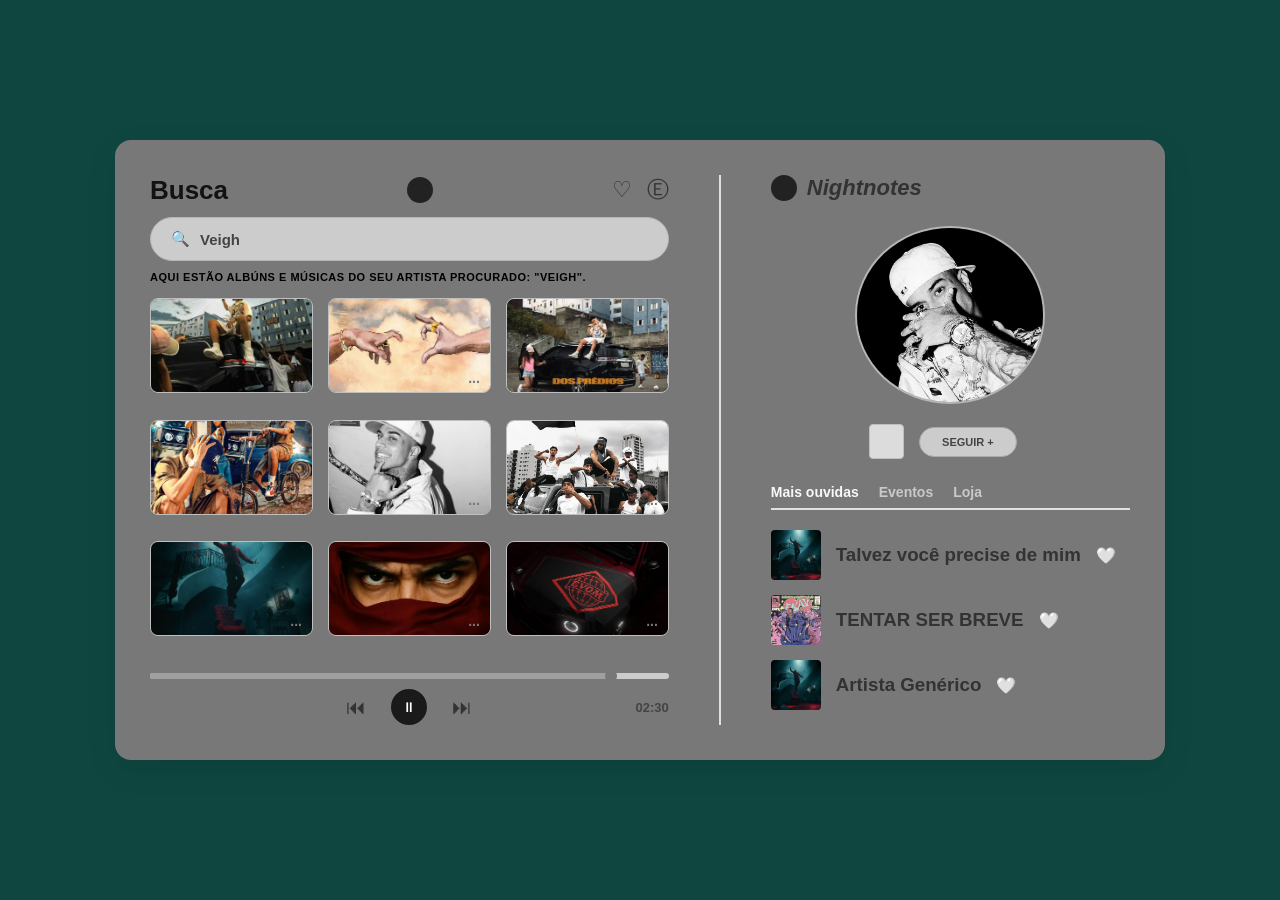
<file: NIGHTNOTES-PESQUISA/SITE PESQUISA NIGHTNOTES.HTML>
<!DOCTYPE html>
<html lang="pt-br">
<head>
    <meta charset="UTF-8">
    <meta name="viewport" content="width=device-width, initial-scale=1.0">
    <title>Página de Pesquisa NightNotes</title>
<link rel="stylesheet" href="CSS/STYLE Pesquisa night.CSS">
<link rel="stylesheet" href="https://cdnjs.cloudflare.com/ajax/libs/font-awesome/6.4.0/css/all.min.css">
</head>
<body>

<div class="janela-aplicativo">
        
        <div class="painel-esquerdo">
            
            <div class="topo-busca">
                <div class="titulo-busca">Busca</div>
                    <div class="icone-perfil-cinza">
                       
                    
                    
                </div>
                <div class="icones-direita-topo">
                    <span>♡</span>
                    <span>Ⓔ</span>
                </div>
            </div>

            <div class="barra-pesquisa">
                <span>🔍</span> Veigh
            </div>

            <div class="texto-aviso">
                AQUI ESTÃO ALBÚNS E MÚSICAS DO SEU ARTISTA PROCURADO: "VEIGH".
            </div>

            <div class="grade-albuns">
                <div class="card-album"> <img src="IMG/capa1.jpg" alt=""></div>
                <div class="card-album"><img src="IMG/capa2.jpg" alt=""></div>
                <div class="card-album"><img src="IMG/capa3.jpg" alt=""></div>
                <div class="card-album"><img src="IMG/capa4.jpg" alt=""></div>
                <div class="card-album"><img src="IMG/capa5.jpg" alt=""></div>
                <div class="card-album"><img src="IMG/capa6.jpg" alt=""></div>
                <div class="card-album"><img src="IMG/capa7.jpg" alt=""></div>
                <div class="card-album"><img src="IMG/capa8.jpg" alt=""></div>
                <div class="card-album"><img src="IMG/capa9.jpg" alt=""></div>
            </div>

            <div class="container-player">
                
                
                
                
                <div class="barra-progresso-fundo">
                    <div class="barra-progresso-interna"></div>
                </div>
                <div class="controles-botoes">
                    
                    <span class="botao-comando">⏮</span>
                    <span class="botao-play">⏸</span>
                    <span class="botao-comando">⏭</span>
                    <span class="tempo-musica">02:30</span>
                </div>
            </div>
        
        </div>

        <div class="painel-direito">
            
            <div class="logo-nightnotes">
                <div class="icone-logo"></div>
                Nightnotes
            </div>

            <div class="foto-perfil-artista">
                <img src="IMG/veighperfil.jpg" alt="Foto do Veigh">
            </div>

            <div class="acoes-artista">
                <div class="mini-quadrado"></div>
                <button class="btn-seguir">SEGUIR +</button>
                <div class="mini-circulo"></div>
            </div>

            <div class="abas-navegacao">
                <span class="aba-ativa">Mais ouvidas</span>
                <span>Eventos</span>
                <span>Loja</span>
            </div>

            <!-- Música 1 -->
<div class="musicas-veigh">
    <img src="IMG/talvez-voce-precise.jfif.jfif" alt="Capa - Talvez você precise de mim" class="imagem-pequena">
    
    <div class="info-texto">
        <h3>Talvez você precise de mim</h3>
    </div>
    <span class="icone-coracao">🤍</span>
</div>

<!-- Música 2 -->
<div class="musicas-veigh">
    <img src="IMG/tentar-ser-breve.jfif.jfif" alt="Capa - TENTAR SER BREVE" class="imagem-pequena">
    
    <div class="info-texto">
        <h3>TENTAR SER BREVE</h3>
    </div>
    <span class="icone-coracao">🤍</span>
</div>
               
<!-- Música 3 -->
<div class="musicas-veigh">
    <img src="IMG/artista-generico.jfif.jfif" alt="Capa - Artista Genérico" class="imagem-pequena">
    
    <div class="info-texto">
        <h3>Artista Genérico</h3>
    </div>
    <span class="icone-coracao">🤍</span>
</div>

</body>
</html>












</body>
</html>
</file>
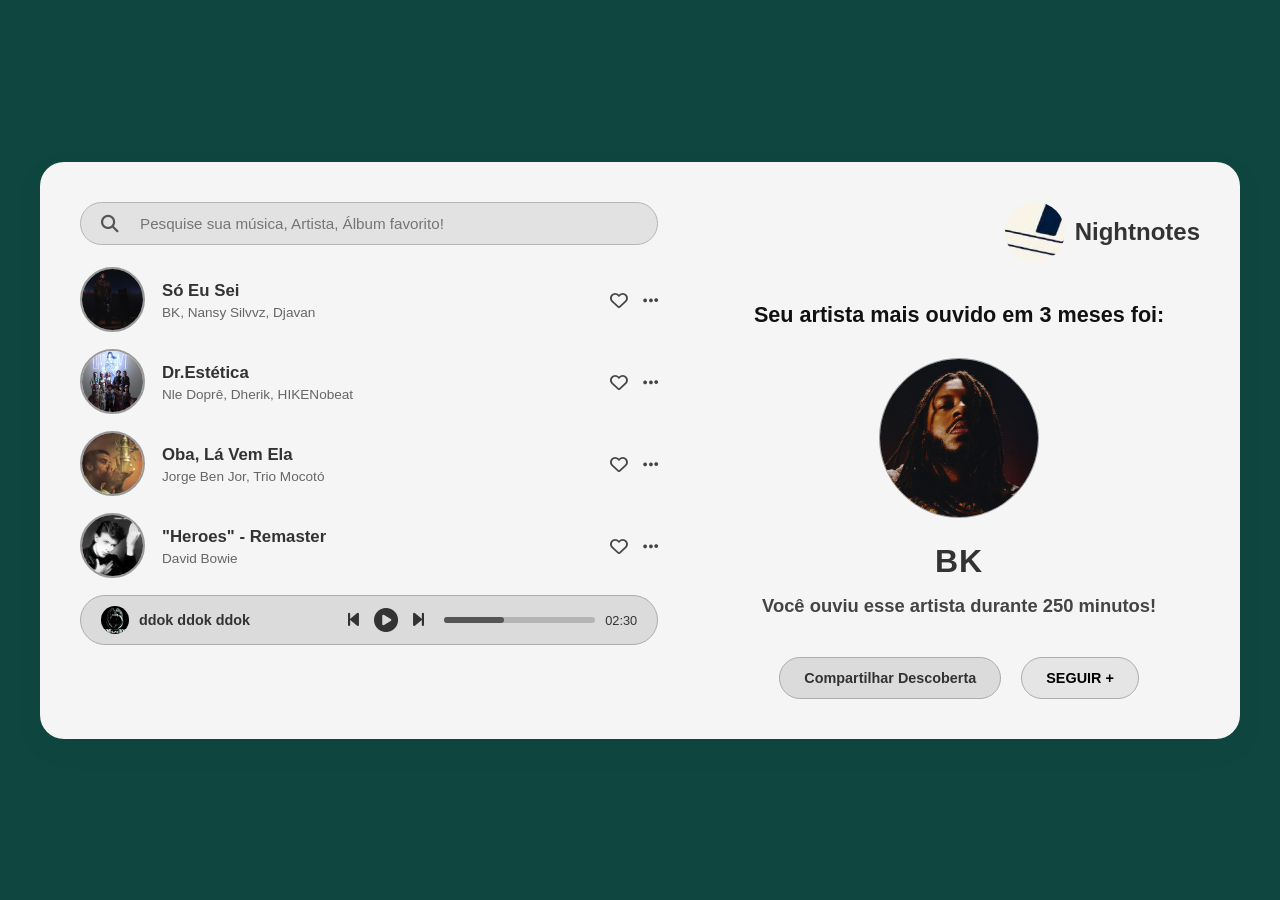
<file: NIGHTNOTES-FAVORITOS/ASSETS/FAVORITOS.HTML>
<!DOCTYPE html>
<html lang="pt-BR">
<head>
    <meta charset="UTF-8">
    <meta name="viewport" content="width=device-width, initial-scale=1.0">
    <title>Nightnotes</title>
    <link rel="stylesheet" href="CSS/stylefavoritos.css">
    <link rel="stylesheet" href="https://cdnjs.cloudflare.com/ajax/libs/font-awesome/6.4.0/css/all.min.css">
</head>
<body>

    <div class="app-container">
        
        <aside class="sidebar">
            <div class="search-bar">
                <i class="fa-solid fa-magnifying-glass"></i>
                <input type="text" placeholder="Pesquise sua música, Artista, Álbum favorito!">
            </div>

             <div class="music-list">
                <div class="music-item">
                    <div class="capas-musicas"> <img src="IMG/musica bk.jfif" alt="Só Eu Sei"></div>
                   
                    <div class="music-info">
                        <h3>Só Eu Sei</h3>
                        <p>BK, Nansy Silvvz, Djavan</p>
                    </div>
                    <div class="music-actions">
                        <i class="fa-regular fa-heart"></i>
                        <i class="fa-solid fa-ellipsis"></i>
                    </div>
                </div>
            
            
            <div class="music-list">
                <div class="music-item">
                    <div class="capas-musicas"> <img src="IMG/Omni dopre.jpg" alt="Dr Estética"></div>
                   
                    <div class="music-info">
                        <h3>Dr.Estética</h3>
                        <p>Nle Doprê, Dherik, HIKENobeat</p>
                    </div>
                    <div class="music-actions">
                        <i class="fa-regular fa-heart"></i>
                        <i class="fa-solid fa-ellipsis"></i>
                    </div>
                </div>

                <div class="music-item">
                    <div class="capas-musicas"><img src="IMG/Jorge ben musica.jfif" alt="Oba, Lá Vem Ela"></div>
                    
                    <div class="music-info">
                        <h3>Oba, Lá Vem Ela</h3>
                        <p>Jorge Ben Jor, Trio Mocotó</p>
                    </div>
                    <div class="music-actions">
                        <i class="fa-regular fa-heart"></i>
                        <i class="fa-solid fa-ellipsis"></i>
                    </div>
                </div>

                <div class="music-item">
                    <div class="capas-musicas"><img src="IMG/DavidBowieHeroes.jpg" alt="Heroes">
                    </div>
                    
                    <div class="music-info">
                        <h3>"Heroes" - Remaster</h3>
                        <p>David Bowie</p>
                    </div>
                    <div class="music-actions">
                        <i class="fa-regular fa-heart"></i>
                        <i class="fa-solid fa-ellipsis"></i>
                    </div>
                </div>
            </div>

            <div class="player-bar">
                <div class="player-info">
                    <div class="foto-da-musica-tocando">
                    <img src="IMG/meu momo pediu ave maria.jfif" alt="ddok ddok ddok"></div>
                    <span>ddok ddok ddok</span>
                </div>
                <div class="player-controls">
                    <div class="playback-buttons">
                        <i class="fa-solid fa-backward-step"></i>
                        <i class="fa-solid fa-circle-play play-btn"></i>
                        <i class="fa-solid fa-forward-step"></i>
                    </div>
                    <div class="progress-container">
                        <div class="progress-bar">
                            <div class="progress-current"></div>
                        </div>
                        <span class="time">02:30</span>
                    </div>
                </div>
            </div>
        </aside>

        <main class="main-content">
            <header class="app-header">
                <div class="logo-placeholder"><img src="IMG/logo nightnotes.jpeg" alt="Logo Nightnotes"></div>
                <h1>Nightnotes</h1>
            </header>

            <section class="featured-artist-section">
                <h2>Seu artista mais ouvido em 3 meses foi:</h2>
                
                <div class="foto-do-artista-mais-ouvido">
                    <img src="IMG/bk ft.jpg" alt="Foto do BKristo">
                    <span>Foto do artista</span>
                </div>

                <h3 class="artist-name">BK</h3>
                <p class="artist-stats">Você ouviu esse artista durante 250 minutos!</p>

                <div class="action-buttons">
                    <button class="btn-secondary">Compartilhar Descoberta</button>
                    <button class="btn-primary">SEGUIR +</button>
                </div>
            </section>
        </main>

    </div>

</body>
</html>
</file>
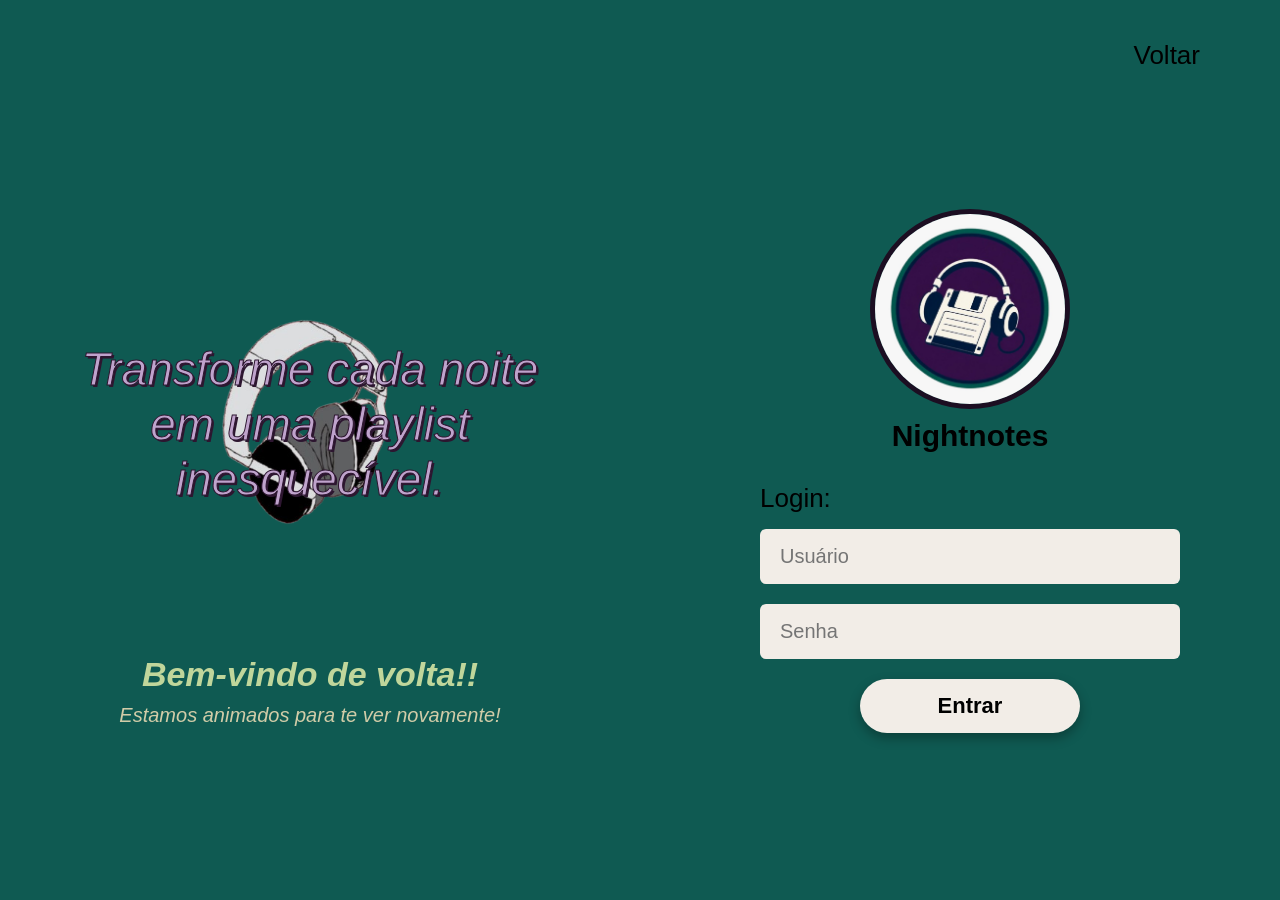
<file: NIGHTNOTES-LOGIN/pagloginester/loginpag.html>
<!DOCTYPE html>
<html lang="pt-br">
<head>
  <meta charset="UTF-8">
  <meta name="viewport" content="width=device-width, initial-scale=1.0">
  <title>Nightnotes</title>
  <link rel="stylesheet" href="stylog.css">
</head>
<body>
  <main class="container">
    <header class="cabecalho">
      <a href="#" class="voltar">Voltar</a>
    </header>

    <div class="conteudo-principal">
      <section class="esquerda">
        <div class="hero">
          <p class="tituloini">
            Transforme cada noite em uma playlist inesquecível.
          </p>
          <img src="img/fone_de_ouvido-removebg-preview.png" alt="Fone de ouvido" class="fone">
        </div>

        <p class="bemvindo">Bem-vindo de volta!!</p>
        <p class="legenda">Estamos animados para te ver novamente!</p>
      </section>

      <section class="direita">
        <div class="logo">
          <img src="img/logo.jpeg" alt="Logo Nightnotes">
          <p class="nomeweb">Nightnotes</p>
        </div>

        <div class="formulario">
          <p class="login">Login:</p>
          <input type="text" placeholder="Usuário" class="campo">
          <input type="password" placeholder="Senha" class="campo">
          <button class="entrar">Entrar</button>
        </div>
      </section>
    </div>
  </main>
</body>
</html>
</file>
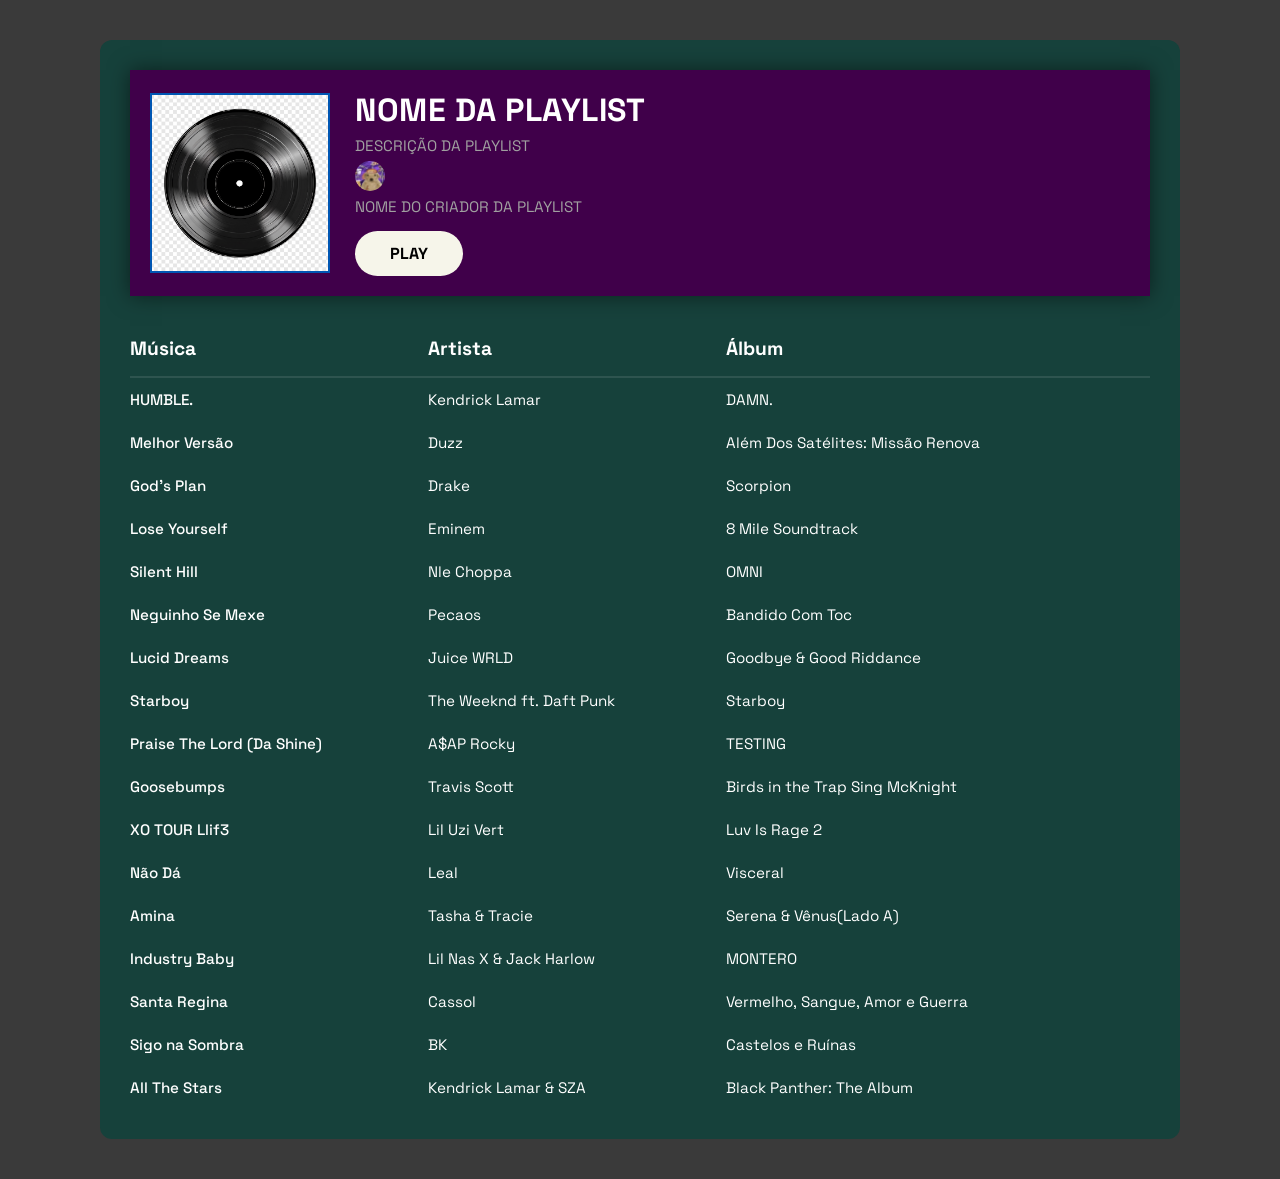
<file: NIGHTNOTES-PLAYLIST/playlist-nightnotes/play.html>
<!DOCTYPE html>
<html lang="pt-BR">
<head>
    <meta charset="UTF-8">
    <meta name="viewport" content="width=device-width, initial-scale=1.0">
    <title>Playlist Wireframe</title>
    <link rel="stylesheet" href="assets/css/song.css">
    <link href="https://fonts.googleapis.com/css2?family=Space+Grotesk:wght@400;500;700&display=swap" rel="stylesheet">
</head>
<body>

    <div class="playlist-container">

        <div class="playlist-header">
            <img src="assets/img/disco.jpg" alt="Foto da Playlist" class="playlist-cover">
            <div class="playlist-info">
                <h2 class="playlist-name">NOME DA PLAYLIST</h2>
                <p class="playlist-desc">DESCRIÇÃO DA PLAYLIST</p>
                <img src="assets/img/wifi.png" alt="Avatar do Criador" class="creator-avatar"> 
                <span class="playlist-creator">NOME DO CRIADOR DA PLAYLIST</p>
                <button class="play-btn">PLAY</button>
            </div>
        </div>

        <div class="playlist-tracks">
            <div class="track-header">
                <span>Música</span>
                <span>Artista</span>
                <span>Álbum</span>
            </div>

            <div class="track-list">
                <div class="track">
                    <span class="track-name">HUMBLE.</span>
                    <span class="track-artist">Kendrick Lamar</span>
                    <span class="track-album">DAMN.</span>
                </div>
                <div class="track">
                    <span class="track-name">Melhor Versão</span>
                    <span class="track-artist">Duzz</span>
                    <span class="track-album">Além Dos Satélites: Missão Renova</span>
                </div>
                <div class="track">
                    <span class="track-name">God's Plan</span>
                    <span class="track-artist">Drake</span>
                    <span class="track-album">Scorpion</span>
                </div>
                <div class="track">
                    <span class="track-name">Lose Yourself</span>
                    <span class="track-artist">Eminem</span>
                    <span class="track-album">8 Mile Soundtrack</span>
                </div>
                <div class="track">
                    <span class="track-name">Silent Hill</span>
                    <span class="track-artist">Nle Choppa</span>
                    <span class="track-album">OMNI</span>
                </div>
                <div class="track">
                    <span class="track-name">Neguinho Se Mexe</span>
                    <span class="track-artist">Pecaos</span>
                    <span class="track-album">Bandido Com Toc</span>
                </div>
                <div class="track">
                    <span class="track-name">Lucid Dreams</span>
                    <span class="track-artist">Juice WRLD</span>
                    <span class="track-album">Goodbye & Good Riddance</span>
                </div>
                <div class="track">
                    <span class="track-name">Starboy</span>
                    <span class="track-artist">The Weeknd ft. Daft Punk</span>
                    <span class="track-album">Starboy</span>
                </div>
                <div class="track">
                    <span class="track-name">Praise The Lord (Da Shine)</span>
                    <span class="track-artist">A$AP Rocky</span>
                    <span class="track-album">TESTING</span>
                </div>
                <div class="track">
                    <span class="track-name">Goosebumps</span>
                    <span class="track-artist">Travis Scott</span>
                    <span class="track-album">Birds in the Trap Sing McKnight</span>
                </div>
                <div class="track">
                    <span class="track-name">XO TOUR Llif3</span>
                    <span class="track-artist">Lil Uzi Vert</span>
                    <span class="track-album">Luv Is Rage 2</span>
                </div>
                <div class="track">
                    <span class="track-name">Não Dá</span>
                    <span class="track-artist">Leal</span>
                    <span class="track-album">Visceral</span>
                </div>
                <div class="track">
                    <span class="track-name">Amina</span>
                    <span class="track-artist">Tasha & Tracie</span>
                    <span class="track-album">Serena & Vênus(Lado A)</span>
                </div>
                <div class="track">
                    <span class="track-name">Industry Baby</span>
                    <span class="track-artist">Lil Nas X & Jack Harlow</span>
                    <span class="track-album">MONTERO</span>
                </div>
                <div class="track">
                    <span class="track-name">Santa Regina</span>
                    <span class="track-artist">Cassol</span>
                    <span class="track-album">Vermelho, Sangue, Amor e Guerra</span>
                </div>
                <div class="track">
                    <span class="track-name">Sigo na Sombra</span>
                    <span class="track-artist">BK</span>
                    <span class="track-album">Castelos e Ruínas</span>
                </div>
                <div class="track">
                    <span class="track-name">All The Stars</span>
                    <span class="track-artist">Kendrick Lamar & SZA</span>
                    <span class="track-album">Black Panther: The Album</span>
                </div>
            </div>
        </div>

    </div>

</body>
</html>
</file>
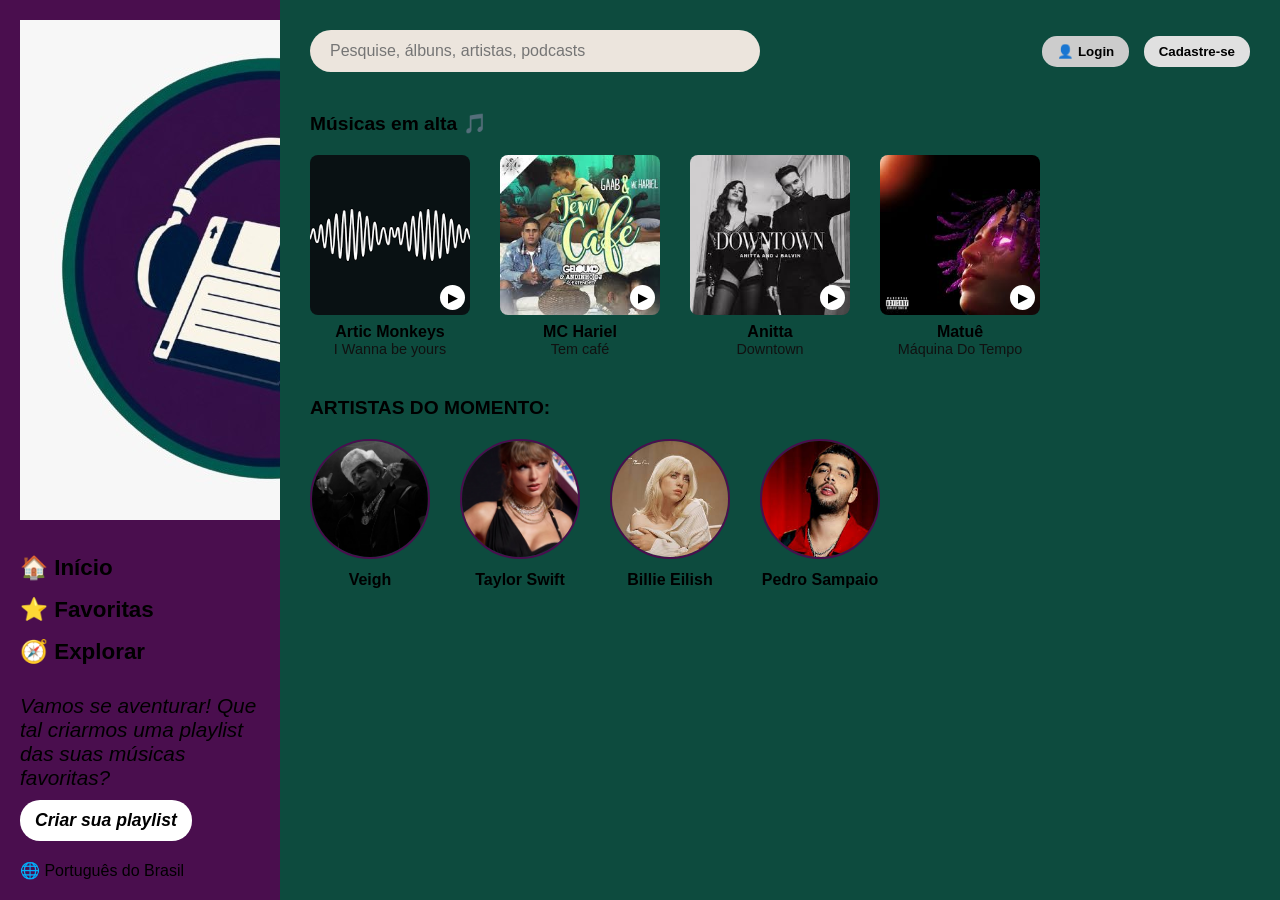
<file: NIGHTNOTES-ÍNICIO/ASSETS/INICIO.HTML>
<!DOCTYPE html>
<html lang="pt-BR">
<head>
    <meta charset="UTF-8">
    <meta name="viewport" content="width=device-width, initial-scale=1.0">
    <title>ÍNICIO nightnotes</title>
    <link rel="stylesheet" href="CSS/INICIO.CSS">
</head>
<body>

    <div class="container-principal">

        <aside class="sidebar">
            <div class="logo-area">
                <img src="IMG/logo nightnotes.jpeg" alt="logo nightnotes">
            </div>

            <nav class="menu">
                <a href="#" class="menu-item">🏠 Início</a>
                <a href="#" class="menu-item">⭐ Favoritas</a>
                <a href="#" class="menu-item">🧭 Explorar</a>
            </nav>

            <div class="frase-playlist-box">
                <p>Vamos se aventurar! Que tal criarmos uma playlist das suas músicas favoritas?</p>
                <button class="botao-playlist">Criar sua playlist</button>
            </div>

            <footer class="sidebar-footer">
                🌐 Português do Brasil
            </footer>
        </aside>

        <main class="conteudo-principal">
            
            <header class="topo-busca">
                <div class="pesquisa-de-conteudos">
                    <input type="text" placeholder="Pesquise, álbuns, artistas, podcasts" class="input-busca">
                </div>
                <div class="botoes-principais">
                    <button class="botao-login">👤 Login</button>
                    <button class="botao-cadastro">Cadastre-se</button>
                </div>
            </header>

            <section class="secao-musicas">
                <h2>Músicas em alta 🎵</h2>
                
                <div class="grid-cards">
                    <div class="card-musica">
                        <div class="capa-artista">
                            <img src="IMG/i wanna be yours.png" alt="Capa i wanna be yours">
                            <span class="play-icon">▶</span>
                        </div>
                        <h3>Artic Monkeys</h3>
                        <p>I Wanna be yours</p>
                    </div>

                
                    <div class="card-musica">
                        <div class="capa-artista">
                            <img src="IMG/tem café.jpg" alt="Capa tem café ">
                            <span class="play-icon">▶</span>
                        </div>
                        <h3> MC Hariel</h3>
                        <p>Tem café</p>
                    </div>  
                
                
                
                    <div class="card-musica">
                        <div class="capa-artista">
                            <img src="IMG/anita downtown.jpg" alt="Capa anitta ">
                            <span class="play-icon">▶</span>
                        </div>
                        <h3>Anitta </h3>
                        <p>Downtown</p>
                    </div>  

                       
                    <div class="card-musica">
                        <div class="capa-artista">
                            <img src="IMG/Maquina do tempo.jpg" alt="Capa matue ">
                            <span class="play-icon">▶</span>
                        </div>
                        <h3> Matuê</h3>
                        <p>Máquina Do Tempo</p>
                    </div>  
                
                </div>


            </section>

            <section class="secao-artistas">
                <h2>ARTISTAS DO MOMENTO:</h2>
                <div class="grid-artistas">
                    <div class="card-artista">
                        <img src="IMG/veigh.jpg" alt="Artista" class="img-redonda">
                        <h3>Veigh</h3>
                    </div>
                    
                <div class="card-artista">
                        <img src="IMG/Taylor Swift.png" alt="Artista" class="img-redonda">
                        <h3>Taylor Swift</h3>
                    </div>
                
                <div class="card-artista">
                        <img src="IMG/Billie Eilish.jpg" alt="Artista" class="img-redonda">
                        <h3>Billie Eilish</h3>
                    </div>
                
                
                <div class="card-artista">
                        <img src="IMG/Pedro Sampaio.jpg" alt="Artista" class="img-redonda">
                        <h3>Pedro Sampaio</h3>
                    </div>
                
                
                
                </div>
            </section>

        </main>

    </div>
</file>
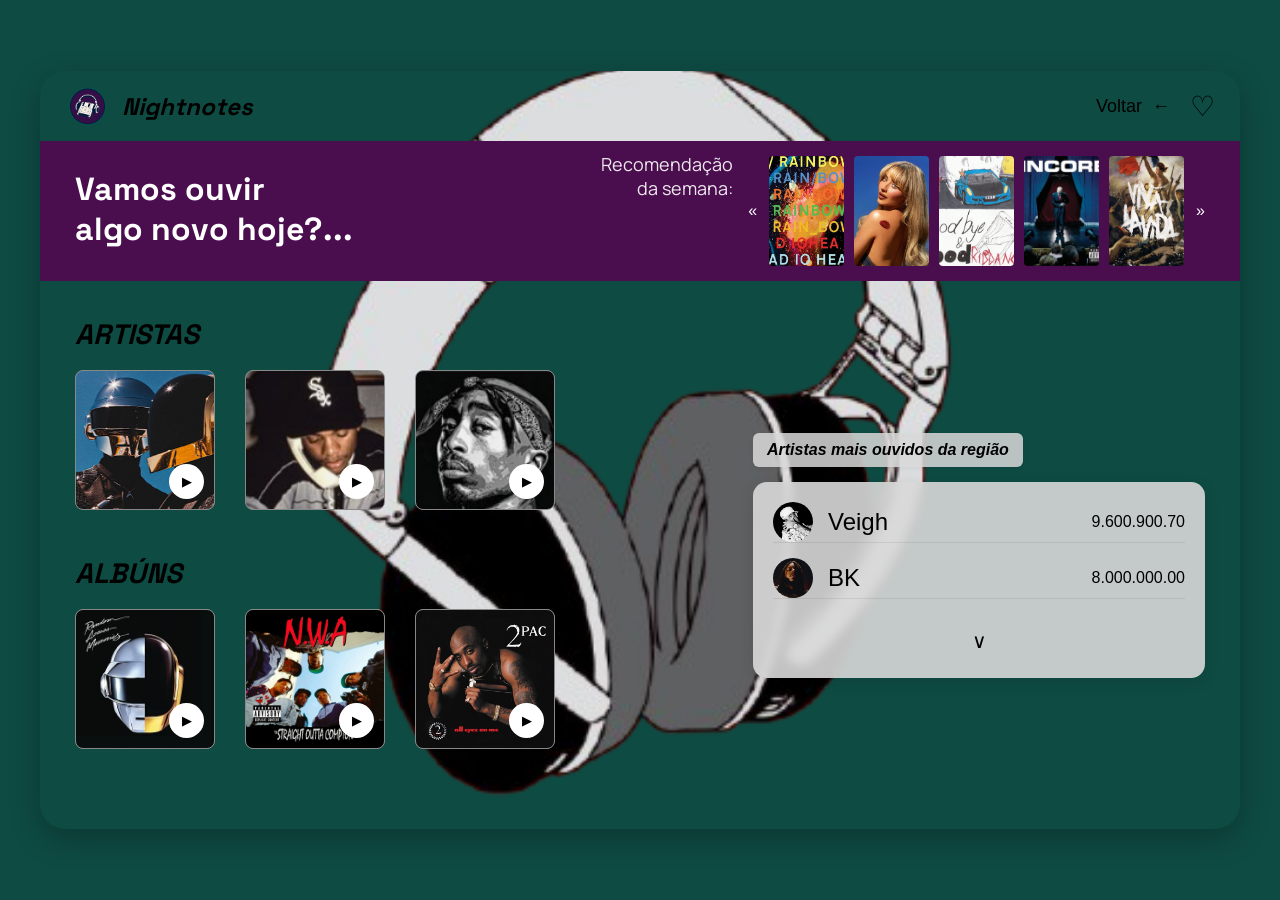
<file: NIGHTNOTES-EXPLORAR/explorar-nightnotes-main/Nightnotes-Explorar/login.html>
<!DOCTYPE html>
<html lang="pt-BR">
<head>
  <meta charset="UTF-8">
  <meta name="viewport" content="width=device-width, initial-scale=1.0">
  <title>Nightnotes</title>

  <link rel="stylesheet" href="assets/estilizar.css">

  <link rel="preconnect" href="https://fonts.googleapis.com">
  <link rel="preconnect" href="https://fonts.gstatic.com" crossorigin>

  <link href="https://fonts.googleapis.com/css2?family=Manrope:wght@300;400;500;700;800&family=Space+Grotesk:wght@400;500;700&display=swap" rel="stylesheet">
  <link rel="stylesheet" href="assets/estilizar.css">

</head>
<body>

  <div class="app-container">

    <!-- TOPO -->
    <header class="topbar">
  <div class="logo">
    <div class="logo-circle"></div>
    <span>Nightnotes</span>
  </div>
  
  <div class="topbar-right">
    <div class="back-button">
      <span>Voltar</span>
      <span class="arrow-left">←</span>
    </div>
    <div class="heart">♡</div>
  </div>
</header>

    <!-- HERO -->
  <section class="recomendacao-semanal">

  <div class="titulo-principal">
    <h1>Vamos ouvir <br> algo novo hoje?...</h1>
  </div>

  <div class="subtitulo-semana">
    <p>Recomendação <br> da semana:</p>
  </div>
  
  <div class="carrossel-recomendacao">
    
    <span class="seta-carrossel">«</span>
    
    <div class="capas-carrossel">
      <div class="capa recomendacao-1"></div>
      <div class="capa recomendacao-2"></div>
      <div class="capa recomendacao-3"></div>
      <div class="capa recomendacao-4"></div>
      <div class="capa recomendacao-5"></div>
    </div>
    
    <span class="seta-carrossel">»</span>
    
  </div> </section>

    <!-- CONTEÚDO -->
    <main class="content">

      <!-- ESQUERDA -->
      <section class="left-side">

        <div class="section">
          <h2>ARTISTAS</h2>

          <div class="cards">

            <div class="card artista-1">
              <button class="play-btn">▶</button>
            </div>

            <div class="card artista-2">
              <button class="play-btn">▶</button>
            </div>

            <div class="card artista-3">
              <button class="play-btn">▶</button>
            </div>

          </div>
        </div>

        <div class="section">
          <h2>ALBÚNS</h2>

          <div class="cards">

            <div class="card album-1">
              <button class="play-btn">▶</button>
            </div>

            <div class="card album-2">
              <button class="play-btn">▶</button>
            </div>

            <div class="card album-3">
              <button class="play-btn">▶</button>
            </div>

          </div>
        </div>

      </section>

      <!-- DIREITA -->
      <aside class="sidebar">

        <div class="sidebar-title">
          Artistas mais ouvidos da região
        </div>

        <div class="ranking">

          <div class="rankartista">
            <div class="artista-info">
              <div class="artista-foto veigh-foto"></div>
              <span>Veigh</span>

            </div>
            <span>9.600.900.70</span>
          </div>

          <div class="rankartista">
            <div class="artista-info">
              <div class="artista-foto bk-foto"></div>
              <span>BK</span>

            </div>
            <span>8.000.000.00</span>
          </div>
          <div class="ranking-chevron">
            <span>∨</span>
          </div>
        </div>

      </aside>

    </main>

  </div>

</body>
</html>
</file>
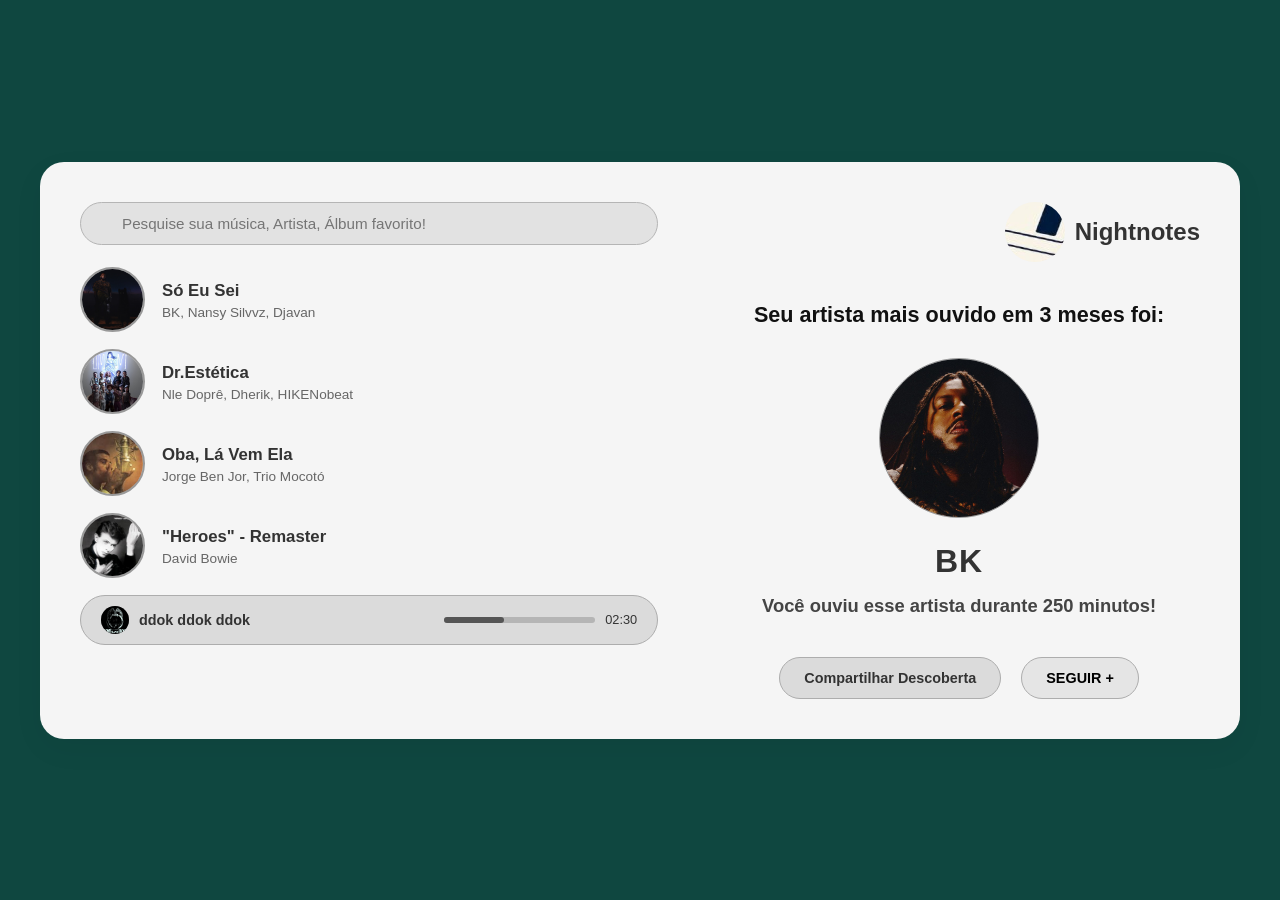
<file: NIGHTNOTES-LASTVER-main/NIGHTNOTES vers/NIGHTNOTES complet/SITE-NIGHTNOTES/FAVORITOS.HTML>
<!DOCTYPE html>
<html lang="pt-BR">
<head>
    <meta charset="UTF-8">
    <meta name="viewport" content="width=device-width, initial-scale=1.0">
    <title>Nightnotes</title>
    <link rel="stylesheet" href="CSS/FAVORITOS.css">
    
</head>
<body>

    <div class="app-container">
        
        <aside class="sidebar">
            <div class="search-bar">
                <i class="fa-solid fa-magnifying-glass"></i>
                <input type="text" placeholder="Pesquise sua música, Artista, Álbum favorito!">
            </div>

             <div class="music-list">
                <div class="music-item">
                    <div class="capas-musicas"> <img src="IMG/musica bk.jfif" alt="Só Eu Sei"></div>
                   
                    <div class="music-info">
                        <h3>Só Eu Sei</h3>
                        <p>BK, Nansy Silvvz, Djavan</p>
                    </div>
                    <div class="music-actions">
                        <i class="fa-regular fa-heart"></i>
                        <i class="fa-solid fa-ellipsis"></i>
                    </div>
                </div>
            
            
            <div class="music-list">
                <div class="music-item">
                    <div class="capas-musicas"> <img src="IMG/Omni dopre.jpg" alt="Dr Estética"></div>
                   
                    <div class="music-info">
                        <h3>Dr.Estética</h3>
                        <p>Nle Doprê, Dherik, HIKENobeat</p>
                    </div>
                    <div class="music-actions">
                        <i class="fa-regular fa-heart"></i>
                        <i class="fa-solid fa-ellipsis"></i>
                    </div>
                </div>

                <div class="music-item">
                    <div class="capas-musicas"><img src="IMG/Jorge ben musica.jfif" alt="Oba, Lá Vem Ela"></div>
                    
                    <div class="music-info">
                        <h3>Oba, Lá Vem Ela</h3>
                        <p>Jorge Ben Jor, Trio Mocotó</p>
                    </div>
                    <div class="music-actions">
                        <i class="fa-regular fa-heart"></i>
                        <i class="fa-solid fa-ellipsis"></i>
                    </div>
                </div>

                <div class="music-item">
                    <div class="capas-musicas"><img src="IMG/DavidBowieHeroes.jpg" alt="Heroes">
                    </div>
                    
                    <div class="music-info">
                        <h3>"Heroes" - Remaster</h3>
                        <p>David Bowie</p>
                    </div>
                    <div class="music-actions">
                        <i class="fa-regular fa-heart"></i>
                        <i class="fa-solid fa-ellipsis"></i>
                    </div>
                </div>
            </div>

            <div class="player-bar">
                <div class="player-info">
                    <div class="foto-da-musica-tocando">
                    <img src="IMG/meu momo pediu ave maria.jfif" alt="ddok ddok ddok"></div>
                    <span>ddok ddok ddok</span>
                </div>
                <div class="player-controls">
                    <div class="playback-buttons">
                        <i class="fa-solid fa-backward-step"></i>
                        <i class="fa-solid fa-circle-play play-btn"></i>
                        <i class="fa-solid fa-forward-step"></i>
                    </div>
                    <div class="progress-container">
                        <div class="progress-bar">
                            <div class="progress-current"></div>
                        </div>
                        <span class="time">02:30</span>
                    </div>
                </div>
            </div>
        </aside>

        <main class="main-content">
            <header class="app-header">
                <div class="logo-placeholder"><img src="IMG/logo nightnotes.jpeg" alt="Logo Nightnotes"></div>
                <h1>Nightnotes</h1>
            </header>

            <section class="featured-artist-section">
                <h2>Seu artista mais ouvido em 3 meses foi:</h2>
                
                <div class="foto-do-artista-mais-ouvido">
                    <img src="IMG/bk ft.jpg" alt="Foto do BKristo">
                    <span>Foto do artista</span>
                </div>

                <h3 class="artist-name">BK</h3>
                <p class="artist-stats">Você ouviu esse artista durante 250 minutos!</p>

                <div class="action-buttons">
                    <button class="btn-secondary">Compartilhar Descoberta</button>
                    <button class="btn-primary">SEGUIR +</button>
                </div>
            </section>
        </main>

    </div>

</body>
</html>
</file>
<file: NIGHTNOTES-PESQUISA/CSS/STYLE Pesquisa night.CSS>
* {
    margin: 0;
    padding: 0;
    box-sizing: border-box;
    font-family: 'Space Grotesk', 'Manrope', sans-serif;
}

body {
    background-color: #0f4740;
    display: flex;
    justify-content: center;
    align-items: center;
    min-height: 100vh;
    padding: 20px;
}

.janela-aplicativo {
    background-color: #797878;
    width: 1050px;
    height: 620px;
    border-radius: 16px;
    display: flex;
    padding: 35px;
    box-shadow: 0 10px 30px rgba(0, 0, 0, 0.1);
    gap: 50px;
    color: #333;
}

.painel-esquerdo {
    flex: 1.3;
    display: flex;
    flex-direction: column;
    justify-content: space-between;
}

.topo-busca {
    display: flex;
    justify-content: space-between;
    align-items: center;
    margin-bottom: 12px;
}

.titulo-busca {
    display: flex;
    align-items: center;
    gap: 12px;
    font-size: 26px;
    font-weight: 700;
    line-height: 1;
    color: rgba(0, 0, 0, 0.85);
}

.icone-perfil-cinza {
    width: 26px;
    height: 26px;
    background-color: #222;
    border-radius: 50%;
}

.icones-direita-topo {
    display: flex;
    gap: 15px;
    font-size: 22px;
    align-items: center;
    color: #333;
}

.barra-pesquisa {
    background-color: #cccccc;
    border-radius: 30px;
    padding: 12px 20px;
    display: flex;
    align-items: center;
    gap: 10px;
    font-weight: 600;
    color: #444;
    border: 1px solid #b5b5b5;
    font-size: 15px;
    margin-bottom: 10px;
}

.texto-aviso {
    font-size: 11px;
    font-weight: bold;
    color: #000000;
    letter-spacing: 0.5px;
    margin-bottom: 15px;
}

.grade-albuns {
    display: grid;
    grid-template-columns: repeat(3, 1fr);
    gap: 15px;
    flex-grow: 1;
    margin-bottom: 25px;
}

.imagem-pequena{
width:50px ;
height:50px;
object-fit:cover ;
border-radius: 4px ;
}

.musicas-veigh{
  display: flex;
  align-items: center;
  gap:15px ;
  margin-bottom: 15px;
  text-align: left;
  width: 100%;
}


.card-album {
    background-color: #dcdcdc;
    border-radius: 8px;
    position: relative;
    border: 1px solid #bfbfbf;
    height: 95px;
    overflow: hidden;
}

.card-album::after {
    content: "...";
    position: absolute;
    bottom: 6px;
    right: 10px;
    color: #777;
    font-weight: bold;
    font-size: 14px;
}

.card-album img {
    width: 100%;
    height: 100%;
    object-fit: cover;
    display: block;
}

.container-player {
    display: flex;
    flex-direction: column;
    gap: 10px;
    width: 100%;
}

.barra-progresso-fundo {
    background-color: #cccccc;
    height: 6px;
    border-radius: 3px;
    position: relative;
    width: 100%;
}

.barra-progresso-interna {
    background-color: #a0a0a0;
    width: 90%;
    height: 100%;
    border-radius: 3px;
    position: relative;
}

.barra-progresso-interna::after {
    content: '';
    position: absolute;
    right: 0;
    top: -3px;
    width: 12px;
    height: 12px;
    background-color: #777;
    border-radius: 50%;
}

.controles-botoes {
    display: flex;
    justify-content: center;
    align-items: center;
    gap: 25px;
    position: relative;
}

.botao-comando {
    font-size: 20px;
    cursor: pointer;
    color: #333;
}

.botao-play {
    background-color: #1a1a1a;
    color: white;
    width: 36px;
    height: 36px;
    border-radius: 50%;
    display: flex;
    justify-content: center;
    align-items: center;
    font-size: 14px;
}

.tempo-musica {
    position: absolute;
    right: 0;
    font-size: 13px;
    color: #444;
    font-weight: 600;
}

.painel-direito {
    flex: 0.9;
    border-left: 2px solid #e0e0e0;
    padding-left: 50px;
    display: flex;
    flex-direction: column;
    align-items: center;
}

.logo-nightnotes {
    display: flex;
    align-items: center;
    gap: 10px;
    font-weight: 800;
    font-size: 22px;
    font-style: italic;
    align-self: flex-start;
    margin-bottom: 25px;
    color: #333;
}

.icone-logo {
    width: 26px;
    height: 26px;
    background-color: #222;
    border-radius: 50%;
}

.foto-perfil-artista {
    width: 190px;
    height: 190px;
    background-color: #cccccc;
    border-radius: 50%;
    display: flex;
    justify-content: center;
    align-items: center;
    font-size: 19px;
    font-weight: bold;
    font-style: italic;
    color: #333;
    border: 2px solid #b5b5b5;
    margin-bottom: 20px;
    overflow: hidden;
}

.foto-perfil-artista img {
    width: 100%;
    height: 100%;
    object-fit: cover;
    display: block;
}

.acoes-artista {
    display: flex;
    align-items: center;
    gap: 15px;
    margin-bottom: 25px;
}

.mini-quadrado {
    width: 35px;
    height: 35px;
    background-color: #dcdcdc;
    border-radius: 4px;
    border: 1px solid #bfbfbf;
    overflow: hidden;
}

.mini-quadrado img {
    width: 100%;
    height: 100%;
    object-fit: cover;
    display: block;
}

.btn-seguir {
    background-color: #cccccc;
    border: 1px solid #aaaaaa;
    padding: 8px 22px;
    border-radius: 20px;
    font-size: 11px;
    font-weight: bold;
    color: #444;
    cursor: pointer;
    text-transform: uppercase;
}

.abas-navegacao {
    display: flex;
    gap: 20px;
    width: 100%;
    justify-content: flex-start;
    border-bottom: 2px solid #e0e0e0;
    padding-bottom: 8px;
    font-size: 14px;
    font-weight: bold;
    color: rgba(255, 255, 255, 0.60);
    margin-bottom: 20px;
}

.aba-ativa {
    color: rgba(255, 255, 255, 0.95);
}

.lista-musicas {
    width: 100%;
    display: flex;
    flex-direction: column;
    gap: 14px;
}

.item-musica {
    display: flex;
    align-items: center;
    justify-content: space-between;
    font-size: 13px;
    color: #000000;
    font-weight: 600;
}

.alinhamento-esquerda-musica {
    display: flex;
    align-items: center;
    gap: 12px;
}

.icone-coracao {
    color: #555;
    font-size: 16px;
    cursor: pointer;
}
</file>
<file: NIGHTNOTES-FAVORITOS/ASSETS/CSS/stylefavoritos.css>
* {
    margin: 0;
    padding: 0;
    box-sizing: border-box;
    font-family: 'Space Grotesk', 'Manrope', sans-serif;
}

body {
    background-color: #0f4740;
    color: #333333;
    display: flex;
    justify-content: center;
    align-items: center;
    min-height: 100vh;
    padding: 20px;
}


.app-container {
    display: flex;
    width: 100%;
    max-width: 1200px;
    background-color: #f5f5f5; 
    border-radius: 24px;
    padding: 40px;
    gap: 60px; 
    box-shadow: 0 10px 30px rgba(0,0,0,0.05);
}


.sidebar {
    flex: 1.2; 
    display: flex;
    flex-direction: column;
    gap: 22px;
    min-width: 0;
}


.search-bar {
    display: flex;
    align-items: center;
    background-color: #e2e2e2;
    border: 1px solid #b5b5b5;
    padding: 12px 20px;
    border-radius: 100px; 
    gap: 21px;
}

.search-bar i {
    color: #555;
    font-size: 1.1rem;
}

.search-bar input {
    border: none;
    background: transparent;
    outline: none;
    width: 100%;
    font-size: 0.95rem;
    color: #333;
}


.music-list {
    display: flex;
    flex-direction: column;
    gap: 15px;
}

.music-item {
    display: flex;
    align-items: center;
    gap: 17px;
}


.capas-musicas {
    width: 65px;
    height: 65px;
    background-color: #cccccc;
    border: 2px solid #999;
    border-radius: 50%;
    display: flex;
    align-items: center;
    justify-content: center;
    color: #555;
    overflow: hidden;
    margin-bottom: 2px;
    flex-shrink: 0;

}
    .capas-musicas img{
width:100% ;
height:100% ;
object-fit: cover;
}

.music-info {
    flex: 1;
    min-width: 0;
}

.music-info h3 {
    font-size: 1.05rem;
    font-weight: 600;
    margin-bottom: 4px;
    white-space: nowrap;
    overflow: hidden;
    text-overflow: ellipsis;
}

.music-info p {
    font-size: 0.85rem;
    color: #666;
    white-space: nowrap;
    overflow: hidden;
    text-overflow: ellipsis;
}

.music-actions {
    margin-left: auto;
    flex-shrink: 0;
    display: flex;
    gap: 15px;
    align-items: center;
    font-size: 1.1rem;
    color: #444;
    cursor: pointer;
}


.player-bar {
    margin-top: auto; 
    background-color: #dbdbdb;
    border: 1px solid #adadad;
    border-radius: 50px;
    padding: 10px 20px;
    display: flex;
    align-items: center;
    justify-content: space-between;
    min-width: 0;
    margin-bottom: 10px;
}

.player-info {
    display: flex;
    align-items: center;
    gap: 10px;
    font-size: 0.9rem;
    font-weight: 600;
}

.foto-da-musica-tocando {
    width: 28px;
    height: 28px;
    background-color: #999;
    border-radius: 50%;
    overflow: hidden;
    flex-shrink: 0;
}

.foto-da-musica-tocando img{
width: 100%;
height: 100%;
object-fit: cover;

}

.player-controls {
    display: flex;
    align-items: center;
    gap: 20px;
    flex: 1;
    justify-content: flex-end;
}

.playback-buttons {
    display: flex;
    align-items: center;
    gap: 15px;
    font-size: 1.1rem;
    cursor: pointer;
}

.play-btn {
    font-size: 1.5rem;
}

.progress-container {
    display: flex;
    align-items: center;
    gap: 10px;
    width: 50%;
}

.progress-bar {
    flex: 1;
    height: 6px;
    background-color: #b5b5b5;
    border-radius: 3px;
    position: relative;
}

.progress-current {
    width: 40%;
    height: 100%;
    background-color: #555;
    border-radius: 3px;
}

.time {
    font-size: 0.8rem;
    font-weight: 500;
}


.main-content {
    flex: 1;
    display: flex;
    flex-direction: column;
    align-items: center; 
    text-align: center;
    min-width: 0;
}


.app-header {
    display: flex;
    align-items: center;
    gap: 10px;
    align-self: flex-end; 
    margin-bottom: 40px;
}

.app-header h1 {
    font-size: 1.5rem;
    font-weight: 700;
}


.featured-artist-section {
    display: flex;
    flex-direction: column;
    align-items: center;
    width: 100%;
}

.featured-artist-section h2 {
    font-size: 1.35rem;
    font-weight: 600;
    color:#111111;
    margin-bottom: 30px;
}

.logo-placeholder{
width: 60px;
height: 60px;
display: flex;
align-items: center;
justify-content: center;
overflow: hidden;
border-radius: 50% ;

}
    
.logo-img{
width:100%;
height:100%;
display: block;
object-fit:cover ;
}

.foto-do-artista-mais-ouvido {
    width: 160px;
    height: 160px;
    border-radius: 50%;
    overflow: hidden;
    border: 1px solid #999;
    margin-bottom: 25px;
    box-shadow: inset 0 0 10px rgba(0,0,0,0.05);
    flex-shrink: 0;
}

.foto-do-artista-mais-ouvido img {
    width: 100%;
    height: 100%;
    object-fit: cover;
    display: block;
}

.artist-name {
    font-size: 2rem;
    font-weight: 700;
    margin-bottom: 15px;
    letter-spacing: 1px;
}

.artist-stats {
    font-size: 1.15rem;
    font-weight: 600;
    color: #444;
    margin-bottom: 40px;
}


.action-buttons {
    display: flex;
    gap: 20px;
    width: 100%;
    justify-content: center;
}

button {
    padding: 12px 24px;
    border-radius: 50px;
    font-size: 0.9rem;
    font-weight: 600;
    cursor: pointer;
    transition: all 0.2s ease;
    border: 1px solid #adadad;
}

.btn-secondary {
    background-color: #dbdbdb;
    color: #333;
}

.btn-primary {
    background-color: #e5e5e5;
    color: #000;
    font-weight: 700;
}


button:hover {
    filter: brightness(0.9);
    transform: scale(1.02);
}
</file>
<file: NIGHTNOTES-LOGIN/pagloginester/stylog.css>
* {
  margin: 0;
  padding: 0;
  box-sizing: border-box;
  font-family: Arial, Helvetica, sans-serif;
}

body {
  min-height: 100vh;
  background: #0f5a52;
  display: flex;
  justify-content: center;
  align-items: center;
}

.container {
  width: 100%;
  max-width: 1400px;
  min-height: 100vh;
  padding: 40px;
  display: flex;
  flex-direction: column;
}

.cabecalho {
  width: 100%;
  text-align: right;
  padding-right: 40px;
  margin-bottom: 10px;
}

.voltar {
  color: #000000;
  text-decoration: none;
  font-size: 26px;
  font-weight: 500;
}

.conteudo-principal {
  display: grid;
  grid-template-columns: 1fr 1fr;
  gap: 120px;
  align-items: center;
  width: 100%;
  flex-grow: 1;
}

.esquerda {
  display: flex;
  flex-direction: column;
  align-items: center;
  text-align: center;
}

.hero {
  position: relative;
  width: 100%;
  height: 420px;
  display: flex;
  justify-content: center;
  align-items: center;
}

.fone {
  position: absolute;
  width: 380px;
  z-index: 1;
}

.tituloini {
  position: relative;
  z-index: 2;
  color: #bfa3cc; 
  font-size: 46px;
  font-style: italic;
  line-height: 1.2;
  text-shadow: 2px 2px 0px #2d1630;
  -webkit-text-stroke: 1px #2d1630;
  max-width: 500px;
}

.bemvindo {
  color: #c0d69b;
  font-size: 34px;
  font-style: italic;
  font-weight: bold;
  margin-top: 20px;
}

.legenda {
  color: #d1cca8;
  font-size: 20px;
  font-style: italic;
  margin-top: 10px;
}

.direita {
  display: flex;
  flex-direction: column;
  align-items: center;
}

.logo {
  text-align: center;
  margin-bottom: 30px;
}

.logo img {
  width: 200px;
  height: 200px;
  object-fit: cover;
  border-radius: 50%;
  border: 5px solid #1c0e22;
  display: block;
  margin: 0 auto 10px;
}

.nomeweb {
  color: #000;
  font-size: 30px;
  font-weight: bold;
}

.formulario {
  width: 100%;
  max-width: 420px;
}

.login {
  color: #000;
  font-size: 26px;
  margin-bottom: 15px;
}

.campo {
  width: 100%;
  padding: 16px 20px;
  margin-bottom: 20px;
  border: none;
  border-radius: 6px;
  background: #f2ede7;
  font-size: 20px;
  outline: none;
}

.entrar {
  display: block;
  width: 220px;
  margin: 0 auto;
  padding: 14px;
  border: none;
  border-radius: 35px;
  background: #f2ede7;
  color: #000;
  font-size: 22px;
  font-weight: bold;
  cursor: pointer;
  box-shadow: 0 5px 12px rgba(0, 0, 0, 0.3);
}
</file>
<file: NIGHTNOTES-PLAYLIST/playlist-nightnotes/assets/css/song.css>
* {
    margin: 0;
    padding: 0;
    box-sizing: border-box;
    font-family: 'Space Grotesk', sans-serif;
}

body {
    background-color: #3a3a3a;
    color: #fff;
    display: flex;
    justify-content: center;
    padding: 40px;
    overflow: auto;
    min-height: 100vh;

}

/* Container principal da playlist */
.playlist-container {
    width: 90%;
    max-width: 2200px;
    background-color: #16413b; /* verde escuro idêntico ao wireframe */
    border-radius: 12px;
    padding: 30px;
    display: flex;
    flex-direction: column;
    gap: 30px;
}

/* Cabeçalho da playlist */
.playlist-header {
    display: flex;
    gap: 25px;
    align-items: center;
    background-color: #40004a;
     box-shadow: 0 0 20px rgba(0, 0, 0, 0.5);
    padding: 20px;
}

.playlist-header h2 {
    font-family: 'Space Grotesk', sans-serif;
}
.playlist-cover {
    width: 180px;
    height: 180px;
    object-fit: cover;
    border: 2px solid #0056b3; /* Borda azul simulando a seleção do wireframe */
}

.playlist-info {
    display: flex;
    flex-direction: column;
    gap: 6px;
}

.playlist-name {
    font-size: 2rem;
    font-weight: 700;
    letter-spacing: 0.5px;
}

.playlist-desc, .playlist-creator {
    font-size: 0.95rem;
    color: #a0a0a0;
    text-transform: uppercase;
}

.play-btn {
    margin-top: 15px;
    padding: 12px 35px;
    border-radius: 50px;
    border: none;
    background-color: #f6f5ea;
    color: #000;
    font-weight: 700;
    font-size: 1rem;
    cursor: pointer;
    width: fit-content;
    transition: transform 0.2s ease;
}

.play-btn:hover {
    transform: scale(1.05);
}

/* Tabela de músicas */
.playlist-tracks {
    display: flex;
    flex-direction: column;
    margin-top: 10px;
}

/* Ajuste na proporção para caber álbuns maiores */
.track-header {
    display: grid;
    grid-template-columns: 2fr 2fr 3fr;
    gap: 15px;
    font-weight: 700;
    padding-bottom: 15px;
    border-bottom: 2px solid rgba(255,255,255,0.1);
    font-size: 1.2rem;
    color: #fff;
}

.track-list {
    display: flex;
    flex-direction: column;
}

.track {
    display: grid;
    grid-template-columns: 2fr 2fr 3fr;
    gap: 15px;
    padding: 12px 0;
}

.track span {
    font-size: 0.95rem;
    color: #fff;
    white-space: nowrap;
    overflow: hidden;
    text-overflow: ellipsis; /* Evita quebra de texto feia em telas menores */
}

/* Deixa o nome da música um pouco mais destacado se desejar */
.track-name {
    font-weight: 500;
}

.playlist-creator-container {
    display: flex;
    gap: 10px;
    align-items: center;
    margin-top: 10px;
}

.creator-avatar {
    width: 30px;
    height: 30px;
    border-radius: 50%;
    object-fit: cover;
}

.playlist-cover, 
.playlist-name, 
.playlist-creator, 
.play-btn {
    cursor: pointer;
}

.track {
    cursor: pointer;
    transition: background 0.2s;
}

.track:hover {
    background-color: rgba(255, 255, 255, 0.05); /* Efeito opcional de seleção */
}
</file>
<file: NIGHTNOTES-ÍNICIO/ASSETS/CSS/INICIO.CSS>
* {
    margin: 0;
    padding: 0;
    box-sizing: border-box;
    font-family:  'Space Grotesk', 'Manrope', sans-serif;
}

body {
    background-color: #0d2c25; 
    height: 100vh;
}


.container-principal {
    display: flex;
    height: 100vh;
    width: 100%;
}


.sidebar {
    width: 280px;
    background-color: #4a0e4e; 
    display: flex;
    flex-direction: column;
    padding: 20px;
    justify-content: space-between; 
}

.logo-area {
    text-align: center;
    margin-bottom: 30px;
}

.logo-area img.logo-img {
   width: 50px;
    height: 50px;
    border-radius: 50%;
    border: 3px solid #00c853; 
    object-fit: cover;
    overflow: hidden;
}

.menu {
    display: flex;
    flex-direction: column;
    gap: 15px; 
}

.menu-item {
    color: #000000; 
    text-decoration: none;
    font-weight: bold;
    font-size: 1.4rem;
}

.frase-playlist-box {
    margin-top: auto; 
    margin-bottom: 20px;
    font-style: italic;
    font-size: 1.3rem;
    color: #000000;
}

.botao-playlist {
    font-size: 1.1rem;
    background-color: #ffffff;
    color: #000000;
    border: none;
    padding: 10px 15px;
    border-radius: 20px;
    font-weight: bold;
    cursor: pointer;
    margin-top: 10px;
    font-style: italic;
}

.sidebar-footer {
    color: #000000;
    font-size: 1.0rem;
}


.conteudo-principal {
    flex: 1; 
    background-color: #0d4b3e; 
    padding: 30px;
    overflow-y: auto; 
}


.topo-busca {
    display: flex;
    justify-content: space-between;
    align-items: center;
    margin-bottom: 40px;
}

.input-busca {
    width: 450px;
    padding: 12px 20px;
    border-radius: 25px;
    border: none;
    background-color: #ece5dd; 
    font-size: 1rem;
}

.botoes-principais button {
    padding: 8px 15px;
    border-radius: 15px;
    border: none;
    margin-left: 10px;
    cursor: pointer;
    font-weight: bold;
}

.botao-login { background-color: #cccccc; }
.botao-cadastro { background-color: #e0e0e0; }


h2 {
    font-size: 1.2rem;
    margin-bottom: 20px;
    color: #000000; 
}

.grid-cards, .grid-artistas {
    display: flex;
    gap: 30px;
    margin-bottom: 40px;
    flex-wrap: wrap; 
    justify-content: flex-start;
}


.card-musica {
    width: 160px;
    text-align: center;
}

.capa-artista {
    position: relative; 
    width: 160px;
    height: 160px;
    border-radius: 8px;
    overflow: hidden;
}

.capa-artista img {
    width: 100%;
    height: 100%;
    object-fit: cover;
}

.play-icon {
    position: absolute;
    bottom: 5px;
    right: 5px;
    background-color: #ffffff;
    color: #000000;
    border-radius: 50%;
    width: 25px;
    height: 25px;
    display: flex;
    align-items: center;
    justify-content: center;
    font-size: 0.8rem;
}

.card-musica h3, .card-artista h3 {
    font-size: 1rem;
    color: #000000;
    margin-top: 8px;
}

.card-musica p {
    font-size: 0.9rem;
    color: #111111;
}


.card-artista {
    text-align: center;
    width: 120px;
    color: #000000;
}

.img-redonda {
    width: 120px;
    height: 120px;
    border-radius: 50%; 
    object-fit: cover;
    border: 2px solid #4a0e4e;
}
</file>
<file: NIGHTNOTES-EXPLORAR/explorar-nightnotes-main/Nightnotes-Explorar/assets/estilizar.css>
* {
  margin: 0;
  padding: 0;
  box-sizing: border-box;

  font-family: Arial, Helvetica, sans-serif;
}

body {
  background: #0E4B43;

  min-height: 100vh;

  display: flex;
  justify-content: center;
  align-items: center;
}

/* APP */

.app-container {
  width: 1200px;

  background: #0E4B43;
  box-shadow: none;
  background-image: url('img/fundo.png');
  background-size: cover;        
  background-position: center;   
  background-repeat: no-repeat;

  border-radius: 25px;

  overflow: hidden;

  box-shadow: 0 10px 30px rgba(0,0,0,0.25);
}

/* TOPO */

.topbar {
  height: 70px;

  background: transparent;
  color: #000;
  display: flex;
  justify-content: space-between;
  align-items: center;

  padding: 0 25px;
}

.topbar-right {
  display: flex;
  align-items: center;
  gap: 20px;
}

.back-button {
  display: flex;
  align-items: center;
  gap: 10px;
  font-size: 18px;
  cursor: pointer;
}

.logo {
  display: flex;
  align-items: center;

  gap: 12px;

  font-weight: bold;
  font-style: italic;
  font-size: 24px;
}

.logo span {
  font-family: 'Space Grotesk', sans-serif;
  font-size: 24px;
  font-weight: 700;
  font-style: italic; 
  color: #000; 
}

.logo-circle {
  width: 45px;
  height: 45px;

/* imagem da logo*/
  background-image: url('img/nightnotes.png');
  background-size: cover;
  background-position: center;

  border-radius: 100%;
}

.heart {
  font-size: 28px;
}

/* HERO */

.hero {
  height: 140px; 
  background: rgba(217, 217, 217, 0.8); 
  backdrop-filter: blur(8px); 
  
  display: flex;
  justify-content: space-between; 
  align-items: center;
  padding: 0 35px;
  box-shadow: 0 4px 15px rgba(0, 0, 0, 0.15);
}

.hero h1 {
  font-size: 50px; 
  letter-spacing: 2px;
  font-weight: 900;
}

.hero-actions {
  display: flex;
  flex-direction: column;
  gap: 12px;
  width: 45%; 
}

.search-form {
  display: flex;
  background: rgba(255, 255, 255, 0.9);
  border: 1px solid #999;
  border-radius: 30px;
  overflow: hidden;
  box-shadow: 0 2px 8px rgba(0,0,0,0.05);
  transition: all 0.3s ease;
}

.search-form:focus-within {
  border-color: #000;
  box-shadow: 0 4px 12px rgba(0,0,0,0.15);
}

.search-form input {
  flex: 1;
  border: none;
  background: transparent;
  padding: 12px 20px;
  font-size: 15px;
  outline: none;
  font-style: italic;
}

.search-form button {
  border: none;
  background: transparent;
  padding: 0 20px;
  cursor: pointer;
  font-size: 16px;
  transition: transform 0.2s ease;
}

.search-form button:hover {
  transform: scale(1.15); 
}

.search-filters {
  display: flex;
  gap: 10px;
}

.filter-btn {
  background: rgba(0, 0, 0, 0.06);
  border: 1px solid transparent;
  padding: 6px 14px;
  font-size: 13px;
  font-weight: bold;
  border-radius: 20px;
  cursor: pointer;
  transition: all 0.2s ease;
}

.filter-btn:hover {
  background: rgba(0, 0, 0, 0.15);
}

.filter-btn.active {
  background: #000;
  color: #fff;
}



/* CONTEÚDO */

.content {
  display: flex;
  justify-content: space-between;
  width: 100%;
  padding: 35px;
}

/* LEFT */

.left-side {
  width: 60%;
}

.section {
  margin-bottom: 45px;
}

.section h2 {
  font-size: 28px;
  margin-bottom: 18px;
  font-style: italic;

  color: #000;
  font-family: 'Space Grotesk';
  font-weight: bold;
}

.cards {
  display: flex;

  gap: 30px;
}

.card {
  width: 140px;
  height: 140px;

  background: #d9d9d9;

  border: 1px solid #888;

  border-radius: 8px;

  position: relative;

  background-size: cover;

  background-position: center;

  background-repeat: no-repeat;
}

.play-btn {
  position: absolute;

  right: 10px;
  bottom: 10px;

  width: 35px;
  height: 35px;

  border: none;
  border-radius: 50%;

  background: black;
  color: white;

  cursor: pointer;
}

/* SIDEBAR */

.sidebar {
  width: 40%;

  display: flex;
  flex-direction: column;
  justify-content: center;
}

.sidebar-title {
  background: rgba(217, 217, 217, 0.85); 
  width: fit-content;
  padding: 8px 14px;
  margin-bottom: 15px;
  font-style: italic;
  font-size: 16px; 
  font-weight: bold;
  border-radius: 6px;
  box-shadow: 0 2px 5px rgba(0,0,0,0.05);
  color: #000;

}

.ranking {
  background: rgba(217, 217, 217, 0.9); 
  backdrop-filter: blur(5px); 
  padding: 20px;
  border-radius: 14px; 
  display: flex;
  flex-direction: column;
  gap: 15px; 
  box-shadow: 0 4px 15px rgba(0,0,0,0.1);
  color: #000;
}

.ranking-expand {
  width: 100%;
  text-align: center;
  background: #FBF9F1;
  padding-bottom: 10px;
  font-size: 20px;
  font-weight: bold;
}

.ranking-chevron {
  display: flex;
  justify-content: center; 
  align-items: center;     
  
  width: 100%;             
  padding-top: 15px;       
  padding-bottom: 5px;    
  
  font-size: 20px;       
  color: #000;           
  cursor: pointer;        
}


.play-btn {
  background: #FFF;
  color: #000;

}

.rankartista {
  display: flex;
  justify-content: space-between;
  align-items: center;
  border-bottom: 1px solid rgba(0, 0, 0, 0.08);
}

.rankartista:last-child {
  border-bottom: none;
  padding-bottom: 0;
}

.artista-info {
  display: flex;
  align-items: center;

  gap: 15px;

  font-size: 24px;
}

.artista-foto {
  width: 40px;
  height: 40px;

  background: black;

  border-radius: 50%;
}

.veigh-foto {
  background-image: url('img/veighperfil.jpg');
  background-size: cover;
  background-position: center;
}

.bk-foto {
  background-image: url('img/bkperfil.jpg');
  background-size: cover;
  background-position: center;
}

.artista-1 {
  background-image: url('img/artista1.png');
}

.artista-2 {
  background-image: url('img/artista2.png')
}

.artista-3 {
  background-image: url('img/artista3.png');
}

.album-1 {
  background-image: url('img/album1.jpg');
}

.album-2 {
  background-image: url('img/album2.jpg');
}

.album-3 {
  background-image: url('img/album3.jpg');
}

.recomendacao-semanal {
  background: #4A0E4E; 
  display: flex;
  justify-content: space-between;
  align-items: center;
  padding: 15px 35px;
  color: #FFF;
}

.titulo-principal {
  flex: 1; 
  text-align: left;
}

.titulo-principal h1 {
  font-size: 32px;
  font-family: 'Space Grotesk';
  font-weight: sans-serif;
  margin-bottom: 5px;
}

.subtitulo-semana {
  padding-right: 15px; 
  display: flex;
  align-items: center;
  justify-content: center;
  margin-top: -70px;
}

.subtitulo-semana p {
  font-family: 'Manrope';
  font-size: 18px;
  text-align: right;
  opacity: 0.9;
}

.carrossel-recomendacao {
  display: flex;
  align-items: center;
  gap: 12px;
}

.capas-carrossel {
  display: flex;
  gap: 10px;
}

.capa {
  width: 75px;
  height: 110px; 
  background: #CCC;
  background-size: cover;
  background-position: center;
  border-radius: 4px;
}

.carousel-arrow {
  font-size: 24px;
  cursor: pointer;
  color: rgba(217, 217, 217, 0.6);
}

.recomendacao-1 { 
  background-image: url('img/recomendacao1.jpg'); 
}

.recomendacao-2 {
  background-image: url('img/recomendacao2.jpg');
}

.recomendacao-3 {
  background-image: url('img/recomendacao3.jpg');
}

.recomendacao-4 {
  background-image: url('img/recomendacao4.jpg');
}

.recomendacao-5 {
  background-image: url('img/recomendacao5.jpg');
}
</file>
<file: NIGHTNOTES-LASTVER-main/NIGHTNOTES vers/NIGHTNOTES complet/SITE-NIGHTNOTES/CSS/FAVORITOS.css>
* {
    margin: 0;
    padding: 0;
    box-sizing: border-box;
    font-family: 'Space Grotesk', 'Manrope', sans-serif;
}

body {
    background-color: #0f4740;
    color: #333333;
    display: flex;
    justify-content: center;
    align-items: center;
    min-height: 100vh;
    padding: 20px;
}


.app-container {
    display: flex;
    width: 100%;
    max-width: 1200px;
    background-color: #f5f5f5; 
    border-radius: 24px;
    padding: 40px;
    gap: 60px; 
    box-shadow: 0 10px 30px rgba(0,0,0,0.05);
}


.sidebar {
    flex: 1.2; 
    display: flex;
    flex-direction: column;
    gap: 22px;
    min-width: 0;
}


.search-bar {
    display: flex;
    align-items: center;
    background-color: #e2e2e2;
    border: 1px solid #b5b5b5;
    padding: 12px 20px;
    border-radius: 100px; 
    gap: 21px;
}

.search-bar i {
    color: #555;
    font-size: 1.1rem;
}

.search-bar input {
    border: none;
    background: transparent;
    outline: none;
    width: 100%;
    font-size: 0.95rem;
    color: #333;
}


.music-list {
    display: flex;
    flex-direction: column;
    gap: 15px;
}

.music-item {
    display: flex;
    align-items: center;
    gap: 17px;
}


.capas-musicas {
    width: 65px;
    height: 65px;
    background-color: #cccccc;
    border: 2px solid #999;
    border-radius: 50%;
    display: flex;
    align-items: center;
    justify-content: center;
    color: #555;
    overflow: hidden;
    margin-bottom: 2px;
    flex-shrink: 0;

}
    .capas-musicas img{
width:100% ;
height:100% ;
object-fit: cover;
}

.music-info {
    flex: 1;
    min-width: 0;
}

.music-info h3 {
    font-size: 1.05rem;
    font-weight: 600;
    margin-bottom: 4px;
    white-space: nowrap;
    overflow: hidden;
    text-overflow: ellipsis;
}

.music-info p {
    font-size: 0.85rem;
    color: #666;
    white-space: nowrap;
    overflow: hidden;
    text-overflow: ellipsis;
}

.music-actions {
    margin-left: auto;
    flex-shrink: 0;
    display: flex;
    gap: 15px;
    align-items: center;
    font-size: 1.1rem;
    color: #444;
    cursor: pointer;
}


.player-bar {
    margin-top: auto; 
    background-color: #dbdbdb;
    border: 1px solid #adadad;
    border-radius: 50px;
    padding: 10px 20px;
    display: flex;
    align-items: center;
    justify-content: space-between;
    min-width: 0;
    margin-bottom: 10px;
}

.player-info {
    display: flex;
    align-items: center;
    gap: 10px;
    font-size: 0.9rem;
    font-weight: 600;
}

.foto-da-musica-tocando {
    width: 28px;
    height: 28px;
    background-color: #999;
    border-radius: 50%;
    overflow: hidden;
    flex-shrink: 0;
}

.foto-da-musica-tocando img{
width: 100%;
height: 100%;
object-fit: cover;

}

.player-controls {
    display: flex;
    align-items: center;
    gap: 20px;
    flex: 1;
    justify-content: flex-end;
}

.playback-buttons {
    display: flex;
    align-items: center;
    gap: 15px;
    font-size: 1.1rem;
    cursor: pointer;
}

.play-btn {
    font-size: 1.5rem;
}

.progress-container {
    display: flex;
    align-items: center;
    gap: 10px;
    width: 50%;
}

.progress-bar {
    flex: 1;
    height: 6px;
    background-color: #b5b5b5;
    border-radius: 3px;
    position: relative;
}

.progress-current {
    width: 40%;
    height: 100%;
    background-color: #555;
    border-radius: 3px;
}

.time {
    font-size: 0.8rem;
    font-weight: 500;
}


.main-content {
    flex: 1;
    display: flex;
    flex-direction: column;
    align-items: center; 
    text-align: center;
    min-width: 0;
}


.app-header {
    display: flex;
    align-items: center;
    gap: 10px;
    align-self: flex-end; 
    margin-bottom: 40px;
}

.app-header h1 {
    font-size: 1.5rem;
    font-weight: 700;
}


.featured-artist-section {
    display: flex;
    flex-direction: column;
    align-items: center;
    width: 100%;
}

.featured-artist-section h2 {
    font-size: 1.35rem;
    font-weight: 600;
    color:#111111;
    margin-bottom: 30px;
}

.logo-placeholder{
width: 60px;
height: 60px;
display: flex;
align-items: center;
justify-content: center;
overflow: hidden;
border-radius: 50% ;

}
    
.logo-img{
width:100%;
height:100%;
display: block;
object-fit:cover ;
}

.foto-do-artista-mais-ouvido {
    width: 160px;
    height: 160px;
    border-radius: 50%;
    overflow: hidden;
    border: 1px solid #999;
    margin-bottom: 25px;
    box-shadow: inset 0 0 10px rgba(0,0,0,0.05);
    flex-shrink: 0;
}

.foto-do-artista-mais-ouvido img {
    width: 100%;
    height: 100%;
    object-fit: cover;
    display: block;
}

.artist-name {
    font-size: 2rem;
    font-weight: 700;
    margin-bottom: 15px;
    letter-spacing: 1px;
}

.artist-stats {
    font-size: 1.15rem;
    font-weight: 600;
    color: #444;
    margin-bottom: 40px;
}


.action-buttons {
    display: flex;
    gap: 20px;
    width: 100%;
    justify-content: center;
}

button {
    padding: 12px 24px;
    border-radius: 50px;
    font-size: 0.9rem;
    font-weight: 600;
    cursor: pointer;
    transition: all 0.2s ease;
    border: 1px solid #adadad;
}

.btn-secondary {
    background-color: #dbdbdb;
    color: #333;
}

.btn-primary {
    background-color: #e5e5e5;
    color: #000;
    font-weight: 700;
}


button:hover {
    filter: brightness(0.9);
    transform: scale(1.02);
}

.formulario_botao {
    background-color: #e5e5e5;
    color: #000;
    font-weight: 700;
    border: 1px solid #adadad;
    padding: 12px 24px;
    border-radius: 50px;
    font-size: 0.9rem;
    cursor: pointer;
    transition: all 0.2s ease;
}

.menu-item{

 color: #000000; 
    text-decoration: none;
    font-weight: bold;
    font-size: 1.4rem;
}
</file>
